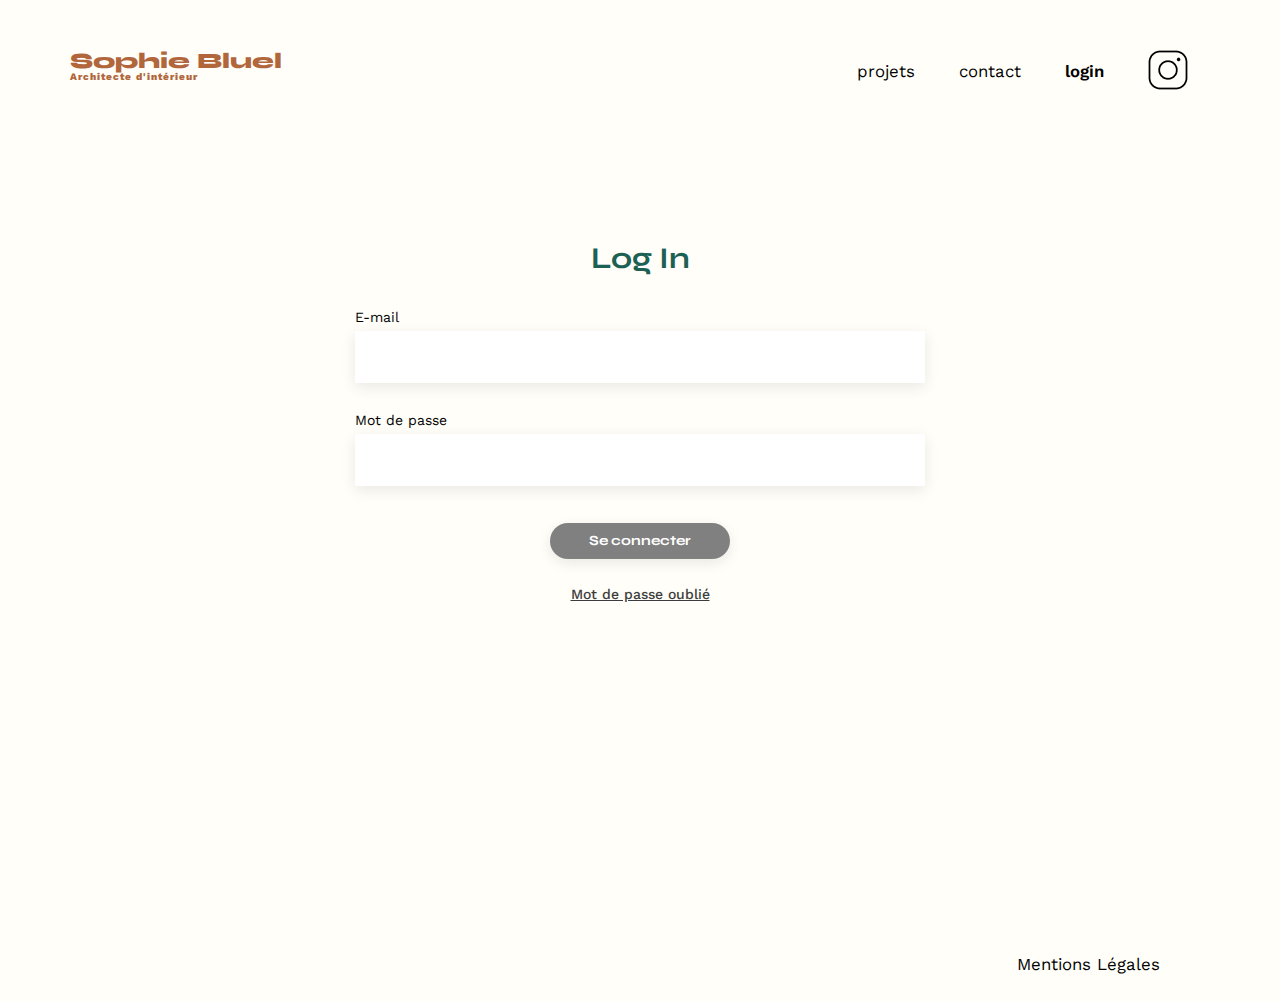
<file: FrontEnd/login.html>
<!DOCTYPE html>
<html lang="fr">
<head>
	<meta charset="UTF-8">
	<title>Sophie Bluel - Architecte d'intérieur</title>
	<meta name="viewport" content="width=device-width, initial-scale=1.0">
	<link rel="preconnect" href="https://fonts.googleapis.com">
	<link rel="preconnect" href="https://fonts.gstatic.com" crossorigin>
	<link href="https://fonts.googleapis.com/css2?family=Syne:wght@700;800&family=Work+Sans&display=swap" rel="stylesheet">
	<meta name="description" content="">
	<link rel="stylesheet" href="./assets/style.css">
	<script src="./assets/js/login.js" defer></script>
</head>
<body>
<header>
	<h1>Sophie Bluel <span>Architecte d'intérieur</span></h1>
	<nav>
        <ul>
            <li><a href="index.html">projets</a></li>
			<li>contact</li>
			<li class="login">login</li>
			<li><img src="./assets/icons/instagram.png" alt="Instagram"></li>
		</ul>
	</nav>
</header>
<main>
    <section class="formulary-login">
        <h2>Log In</h2>
        <form class="identifier-form" action="#" method="get">
            <label for="mail">E-mail</label>
            <input type="email" id="mail" name="E-mail" required>
			<span class="error-mail">Vérifiez l'adresse mail saisie !</span>
            <label for="password">Mot de passe</label>
            <input type="password" id="password" name="password" required>
			<span class="error-password">Oups ! Mot de passe incorrect !</span>
            <input type="submit" value="Se connecter" class="submit-disabled" id="submit">
        </form>
        <p>Mot de passe oublié</p>
    </section>
</main>

<footer>
	<nav>
		<ul>
			<li>Mentions Légales</li>
		</ul>
	</nav>
</footer>
</body>
</html>
</file>
<file: FrontEnd/assets/style.css>
/* http://meyerweb.com/eric/tools/css/reset/
   v2.0 | 20110126
   License: none (public domain)
*/

html, body, div, span, applet, object, iframe,
h1, h2, h3, h4, h5, h6, p, blockquote, pre,
a, abbr, acronym, address, big, cite, code,
del, dfn, em, img, ins, kbd, q, s, samp,
small, strike, strong, sub, sup, tt, var,
b, u, i, center,
dl, dt, dd, ol, ul, li,
fieldset, form, label, legend,
table, caption, tbody, tfoot, thead, tr, th, td,
article, aside, canvas, details, embed,
figure, figcaption, footer, header, hgroup,
menu, nav, output, ruby, section, summary,
time, mark, audio, video {
	margin: 0;
	padding: 0;
	border: 0;
	font-size: 100%;
	font: inherit;
	vertical-align: baseline;
}
/* HTML5 display-role reset for older browsers */
article, aside, details, figcaption, figure,
footer, header, hgroup, menu, nav, section {
	display: block;
}
body {
	line-height: 1;
	background-color: #fffef8;
}
ol, ul {
	list-style: none;
}
blockquote, q {
	quotes: none;
}
blockquote:before, blockquote:after,
q:before, q:after {
	content: '';
	content: none;
}
table {
	border-collapse: collapse;
	border-spacing: 0;
}
/** end reset css**/
body {
	max-width: 1140px;
	margin:auto;
	font-family: 'Work Sans' ;
	font-size: 14px;
}
header {
	display: flex;
	justify-content: space-between;
	margin: 50px 0
}
section {
	margin: 50px 0
}

h1{
	display: flex;
	flex-direction: column;
	font-family: 'Syne';
	font-size: 22px;
	font-weight: 800;
	color: #B1663C
}

h1 > span {
	font-family: 'Work Sans';
	font-size:10px;
	letter-spacing: 0.1em;
;
}

h2{
	font-family: 'Syne';
	font-weight: 700;
	font-size: 30px;
	color: #1D6154
}
nav ul {
	display: flex;
	align-items: center;
	list-style-type: none;

}
nav li {
	padding: 0 22px;
	font-size: 1.2em;
}

li:hover, a:hover {
	color: #B1663C;
}
nav a {
	text-decoration: none;
	color: #000000;
}

.edit-mode {
	width: 100%;
	height: 59px;
	background-color: #000000;
	color: #ffffff;
	display: flex;
	align-items: center;
	justify-content: center;
	gap: 12px;
	position: absolute;
	top: 0;
	left: 0;
}

.logo-edit {
	width: 15px;
	height: 15px;
	color: white;
}

#introduction {
	display: flex;
	align-items: center;
	margin-bottom: 139px;
}
#introduction figure {
	flex: 1
}
#introduction img {
	display: block;
	margin: auto;
	width: 80%;
}

#introduction article {
	flex: 1
}
#introduction h2 {
	margin-bottom: 1em;
}

#introduction p {
	margin-bottom: 0.5em;
}
#portfolio h2 {
	text-align: center;
	margin-bottom: 51px;
}

.edit-projets {
	display: flex;
	justify-content: center;
	gap: 31px;
	height: 30px;
}

.edit {
	display: flex;
	gap: 11px;
	align-items: center;
	color: #000000;
	/* text-decoration: none; */
	cursor: pointer;
}

.edit i {
font-size: 15px;
}

.categories {
	display: flex;
	justify-content: center;
	gap: 10px;
	margin-bottom: 51px;
	}
.category-btn {
	min-width: 100px;
	background-color: #ffff;
	border-radius: 60px;
	border: 1px solid #1D6154;
	color: #1D6154;
	font-weight: 700;
	font-family: Syne;
	cursor: pointer;
	padding: 9px 11px 9px 9px;
}
.category-selected{
	background-color: #1D6154;
	color: #ffff;
}
.gallery {
	width: 100%;
	display: grid;
	grid-template-columns: 1fr 1fr 1fr;
	grid-column-gap: 20px;
	grid-row-gap: 20px;
}

.gallery img {
	width: 100%;
	height: 410px;
	object-fit: cover;
}
#contact {
	width: 50%;
margin: auto;
}
#contact > * {
	text-align: center;

}
#contact h2{
	margin-bottom: 20px;
}
#contact form {
	text-align: left;
	margin-top:30px;
	display: flex;
	flex-direction: column;
}

#contact input {
	height: 50px;
	font-size: 1.2em;
	border: none;
	box-shadow: 0px 4px 14px rgba(0, 0, 0, 0.09);
}
#contact label {
	margin: 2em 0 1em 0;
}
#contact textarea {
	border: none;
	box-shadow: 0px 4px 14px rgba(0, 0, 0, 0.09);
}

input[type="submit"]{
	font-family: 'Syne';
	font-weight: 700;
	color: white;
	background-color: #1D6154;
	margin : 2em auto ;
	width: 180px;
	text-align: center;
	border-radius: 60px ;
}

footer nav ul {
	display: flex;
	justify-content: flex-end;
	margin: 2em
}


.login{
	font-weight: 600;
}
.formulary-login {
	width: 50%;
	margin: auto;
	margin-top: 150px;
	margin-bottom: 355px;
}

.formulary-login h2{
	text-align: center;
}

.identifier-form {
	text-align: left;
	display: flex;
	flex-direction: column;
	margin-top: 7px;
	
}

.identifier-form label {
	margin-bottom: 7px;
	margin-top: 30px;
}

.identifier-form input{
	height: 50px;
	font-size: 1.2rem;
	box-shadow: 0px 4px 14px 0px rgba(0, 0, 0, 0.09);
	border: none;
}
.identifier-form #submit {
	height: 36px;
	font-size: 14px;
	margin-top: 37px;
}

.formulary-login p {
	text-align: center;
	color: #3D3D3D;
	font-size: 14px;
	font-weight: 500;
	text-decoration-line: underline;
	cursor: pointer;
	
}

.submit-disabled {
	font-family: 'Syne';
	font-weight: 700;
	color: white;
	background-color: rgb(168, 168, 168);
	margin : 2em auto ;
	width: 180px;
	text-align: center;
	border-radius: 60px ;
}

.error-mail {
	color: red;
	font-weight: 700;
	margin-top: 6px;
	display: none;
}

.error-password {
	color: red;
	font-weight: 700;
	margin-top: 6px;
	display: none;
}

.modal {
	position: fixed;
	top: 0;
	left: 0;
	width: 100%;
	height: 100%;
	display: none;
	align-items: center;
	justify-content: center;
	background-color: rgba(0, 0, 0, 0.30);
}

.modal-content {
	background-color: #fff;
	width: 630px;
	max-height: calc(100vh - 20px);
	overflow: auto;
	border-radius: 10px;
}

.close {
	display: flex;
	justify-content: end;
}
.close-deleted, .close-add {
	cursor: pointer;
	font-size: 24px;
	margin-top: 26px;
	margin-right: 30px;
	
}

.title-modal {
	text-align: center;
	color: #000;
	font-family: "work sans";
	font-size: 26px;
	font-weight: 400;
	margin-top: 10px;
}

.gallery-list {
	padding-bottom: 67px;
	border-bottom: 1px solid #b3b3b3;
	margin-right: 100px;
	margin-left: 100px;
	margin-top: 46px;
	display: grid;
	grid-template-columns: repeat(5, 1fr);
	gap: 25px 5px;
}

.add-photo {
	display: flex;
	justify-content: center;
	align-items: center;
	margin-bottom: 45px;
	margin-top: 38px;
	margin-right: auto;
	margin-left: auto;
	border: none;
	width: 237px;
	height: 36px;
	border-radius: 60px;
	font-family: 'Syne';
	font-weight: 700;
	color: white;
	background-color: #1D6154;
	cursor: pointer;
}

.modal-img {
	width: 78px;
	height: 104px;
	object-fit: cover;
}

.cute-gallery {
	position: relative;
}

.delete-work{
	position: absolute;
	right: 6px;
	top: 6px;
	color: #fff;
	background-color: #000;
	padding: 3px 4px;
	font-size: 9px;
	border-radius: 2px;
	cursor: pointer;
}

.message-deleted {
	color: red;
	display: none;
	justify-content: center;
	margin-top: 10px;
	font-size: 16px;
	font-weight: 700;
}

.modal-add {
	display: none;
	flex-direction: column;
	height: 670px;
}

.return-and-close {
	display: flex;
	justify-content: space-between;
}

.return {
	margin-top: 26px;
	margin-left: 30px;
	font-size: 24px;
	cursor: pointer;
}

.form-photo{
	display: flex;
	flex-direction: column;
	margin: 0 105px;
}

.add-new-photo {
	display: flex;
	align-items: center;
	justify-content: center;
	background-color: #e8f1f6;
	width: 420px;
	height: 169px;
	margin-top: 36px;
	margin-bottom: 9px;
}

.content-add-photo {
	display: flex;
	flex-direction: column;
	align-items: center;
}
.picture{
	font-size: 76px;
	color: #b9c5cc;
}

.btn-add-new-photo {
	background-color: #b9c5cc;
	color: #306685;
	padding: 10px 33px;
	margin-top: 6px;
	border-radius: 50px;
	cursor: pointer;
	transition: transform;
}

.btn-add-new-photo:hover {
	transform: scale(1.1);
}

#file {
	visibility: hidden;
}

.type-file {
	font-size: 10px;
	color: #444;
	margin-bottom: 6px;
	margin-top:-13px ;
}

.title-categorie{
	color: #3D3D3D;
	margin-top: 25px;
	padding-bottom: 47px;
	border-bottom: 1px solid #b3b3b3;
}

#title-photo, #categorie-photo {
	width: 420px;
	height: 51px;
	border: none;
	box-shadow: 0px 4px 14px 0px rgba(0, 0, 0, 0.09);
	margin-top: 10px;
	font-size: 1.2rem;
	color: #444444;
}

#title-photo {
	margin-bottom: 21px;
}



#btn-valid {
	width: 237px;
	height: 36px;
	border: none;
	margin-top: 32px;
	margin-bottom: 45px;
}
</file>
